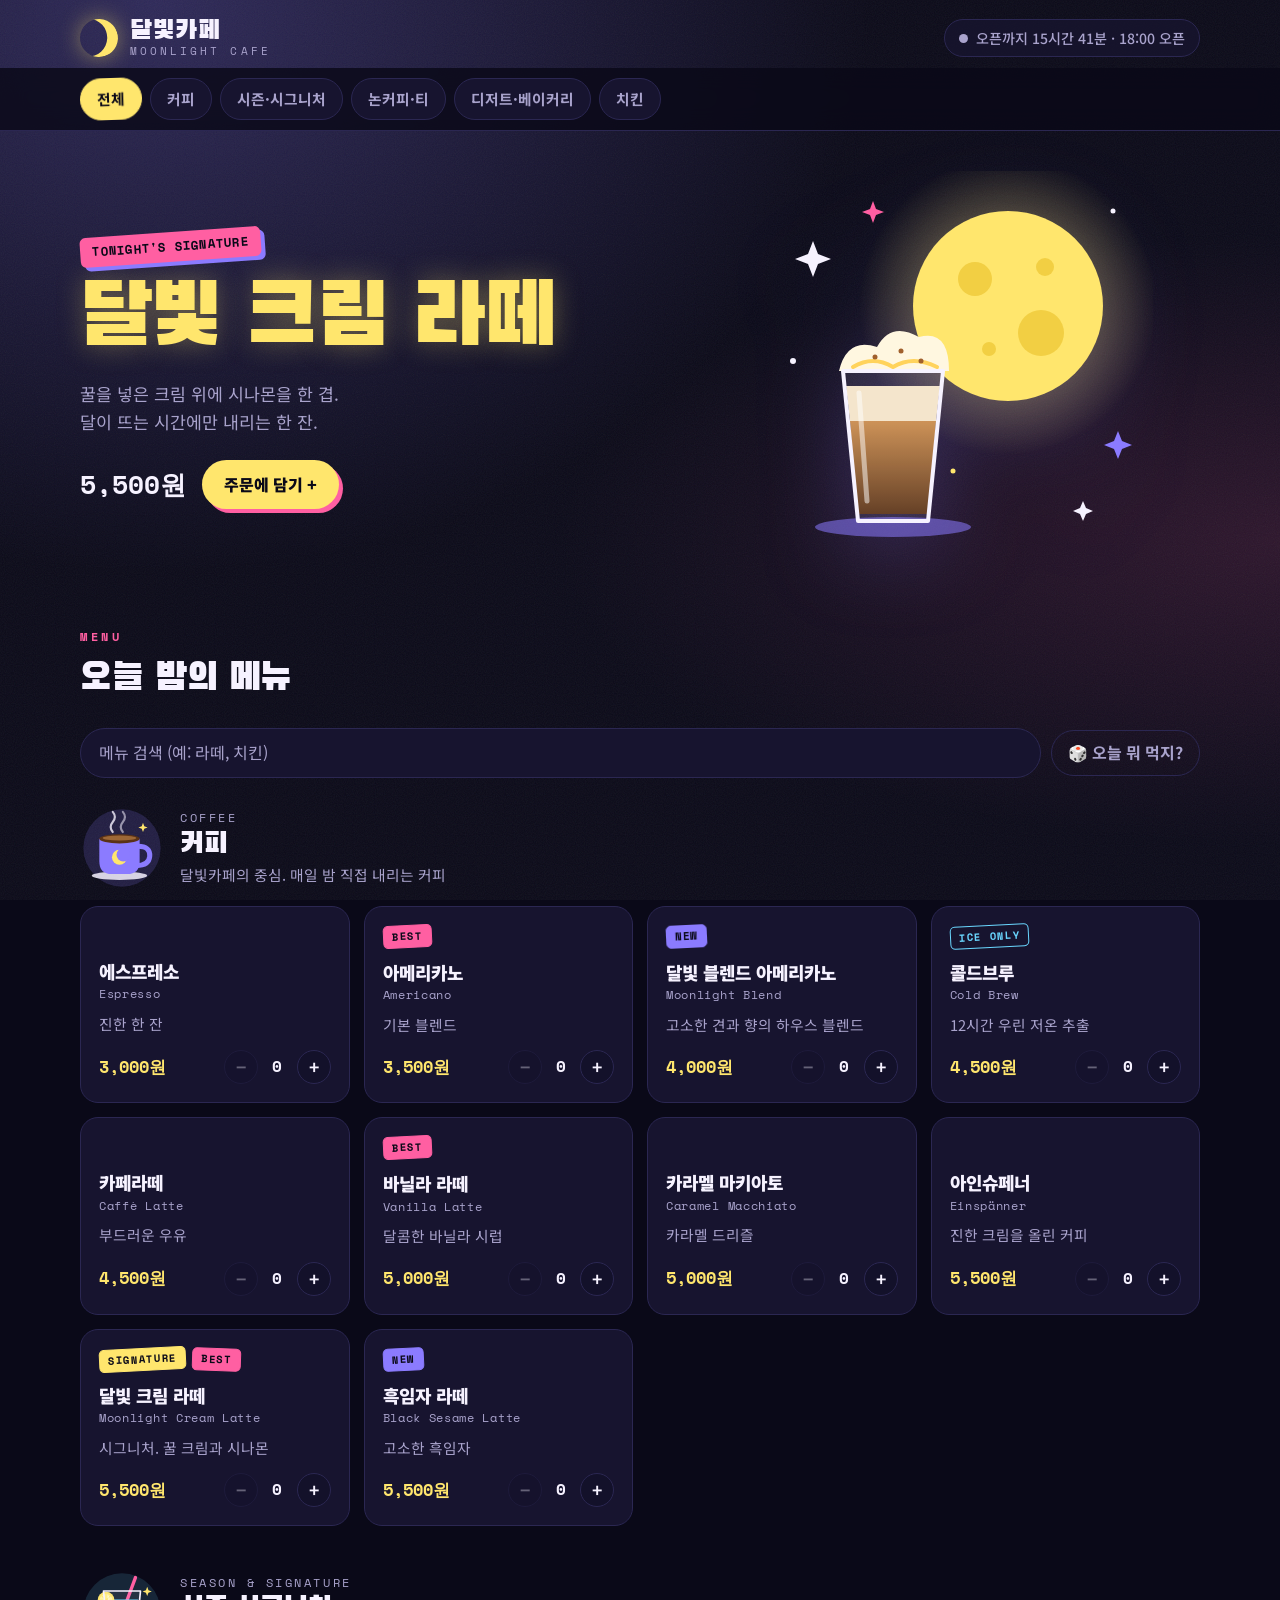
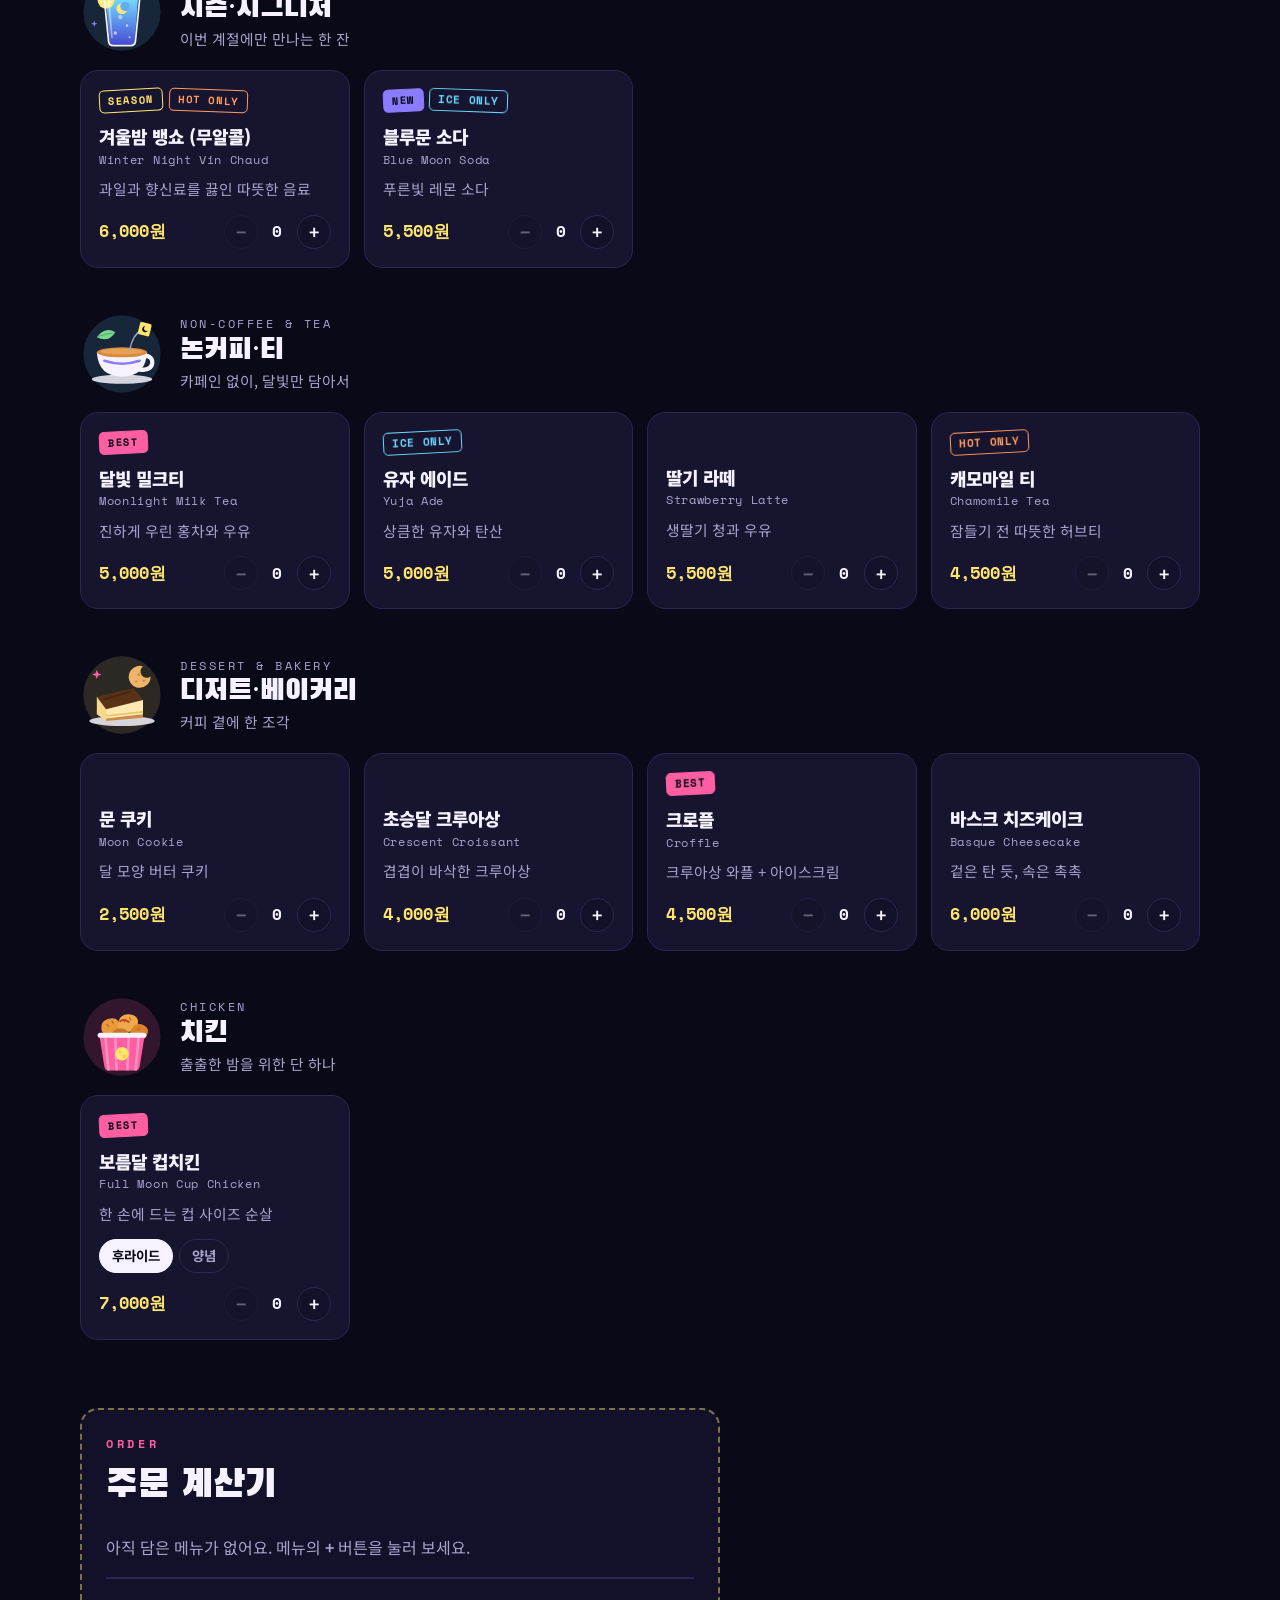
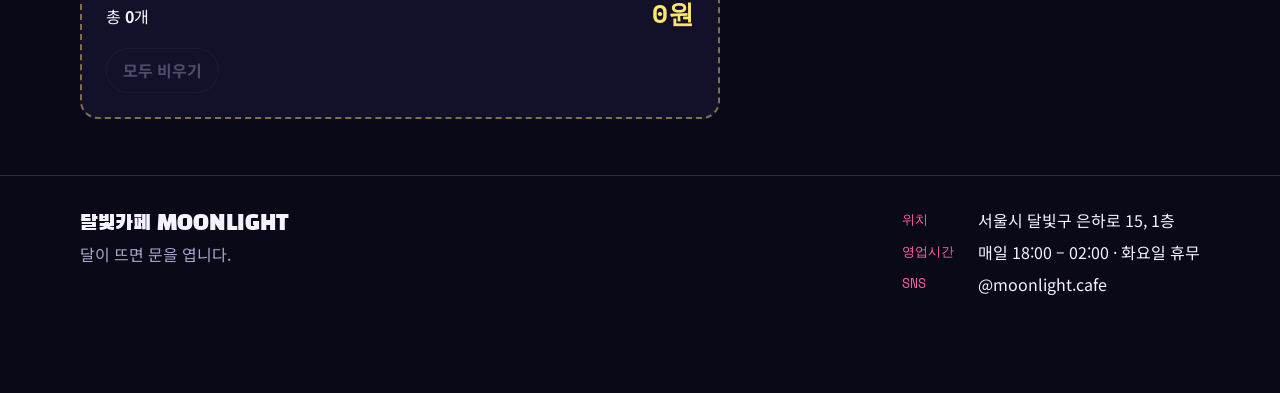
<file: index.html>
<!DOCTYPE html>
<html lang="ko">
<head>
  <meta charset="UTF-8">
  <meta name="viewport" content="width=device-width, initial-scale=1.0">
  <title>달빛카페 MOONLIGHT | 메뉴</title>
  <meta name="description" content="밤에 문을 여는 달빛카페의 메뉴판입니다. 커피, 논커피, 디저트, 시즌 메뉴와 보름달 컵치킨.">
  <meta name="theme-color" content="#0a0918">
  <link rel="icon" href="data:image/svg+xml,<svg xmlns='http://www.w3.org/2000/svg' viewBox='0 0 100 100'><text y='.9em' font-size='90'>🌙</text></svg>">
  <link rel="preconnect" href="https://fonts.googleapis.com">
  <link rel="preconnect" href="https://fonts.gstatic.com" crossorigin>
  <link rel="stylesheet" href="https://fonts.googleapis.com/css2?family=Black+Han+Sans&family=Noto+Sans+KR:wght@400;500;700;900&family=Space+Mono:wght@400;700&display=swap">
  <link rel="stylesheet" href="style.css">
  <script src="script.js" defer></script>
</head>
<body id="top">
  <a class="skip-link" href="#menu">메뉴 바로가기</a>

  <!-- 헤더: 로고 + 영업 상태 -->
  <header class="site-header">
    <div class="container header-inner">
      <a class="brand" href="#top" aria-label="달빛카페 처음으로">
        <span class="brand-moon" aria-hidden="true"></span>
        <div class="brand-text">
          <h1 class="brand-name">달빛카페</h1>
          <small>MOONLIGHT CAFE</small>
        </div>
      </a>
      <p class="status" id="open-status" aria-live="polite">
        <span class="status-dot" aria-hidden="true"></span>
        <span class="status-text">영업 정보를 확인하는 중…</span>
      </p>
    </div>
  </header>

  <!-- 카테고리 탭 (script.js가 버튼을 채움) -->
  <nav class="tabs" aria-label="메뉴 분류">
    <div class="container tabs-inner" id="tabs"></div>
  </nav>

  <main>
    <!-- 히어로: 오늘 밤의 시그니처 -->
    <section class="hero container" aria-labelledby="hero-title">
      <div class="hero-text">
        <p class="sticker">TONIGHT'S SIGNATURE</p>
        <h2 id="hero-title">달빛 크림 라떼</h2>
        <p class="hero-desc">꿀을 넣은 크림 위에 시나몬을 한 겹.<br>달이 뜨는 시간에만 내리는 한 잔.</p>
        <div class="hero-buy">
          <span class="hero-price">5,500원</span>
          <button type="button" class="btn-primary" data-action="plus" data-id="moon-cream-latte">주문에 담기 +</button>
        </div>
      </div>
      <img class="hero-img" src="images/hero.svg" width="400" height="400" alt="보름달 아래 달빛 크림 라떼 일러스트">
    </section>

    <!-- 메뉴 목록 (script.js가 채움) -->
    <section id="menu" class="menu container" aria-labelledby="menu-title">
      <div class="section-head">
        <p class="eyebrow">MENU</p>
        <h2 id="menu-title">오늘 밤의 메뉴</h2>
      </div>
      <!-- 메뉴 검색 + 랜덤 추천 -->
      <div class="menu-tools">
        <input class="search" type="search" id="menu-search" placeholder="메뉴 검색 (예: 라떼, 치킨)" aria-label="메뉴 검색" autocomplete="off">
        <button type="button" class="btn-ghost pick-btn" data-action="pick">🎲 오늘 뭐 먹지?</button>
        <div class="pick-result" id="pick-result" aria-live="polite" hidden></div>
      </div>
      <div id="menu-list"></div>
      <noscript>
        <p class="cart-empty">메뉴를 보려면 브라우저에서 JavaScript를 켜 주세요.</p>
      </noscript>
    </section>

    <!-- 주문 계산기 -->
    <section id="cart" class="cart container" aria-labelledby="cart-title">
      <div class="cart-box">
        <div class="section-head">
          <p class="eyebrow">ORDER</p>
          <h2 id="cart-title">주문 계산기</h2>
        </div>
        <p class="cart-empty" id="cart-empty">아직 담은 메뉴가 없어요. 메뉴의 <b>+</b> 버튼을 눌러 보세요.</p>
        <ul class="cart-list" id="cart-list"></ul>
        <div class="cart-total">
          <span>총 <b id="cart-count">0</b>개</span>
          <strong id="cart-total" aria-live="polite">0원</strong>
        </div>
        <button type="button" class="btn-ghost" id="cart-clear" data-action="clear" disabled>모두 비우기</button>
      </div>
    </section>
  </main>

  <!-- 화면 아래 고정 주문 바 -->
  <a class="cart-bar" id="cart-bar" href="#cart" hidden>
    <span>🌙 <b id="bar-count">0</b>개 담음</span>
    <strong id="bar-total">0원</strong>
  </a>

  <footer class="site-footer">
    <div class="container footer-inner">
      <div>
        <p class="footer-brand">달빛카페 MOONLIGHT</p>
        <p>달이 뜨면 문을 엽니다.</p>
      </div>
      <dl class="info">
        <div><dt>위치</dt><dd>서울시 달빛구 은하로 15, 1층</dd></div>
        <div><dt>영업시간</dt><dd>매일 18:00 – 02:00 · 화요일 휴무</dd></div>
        <div><dt>SNS</dt><dd>@moonlight.cafe</dd></div>
      </dl>
    </div>
  </footer>
</body>
</html>
</file>
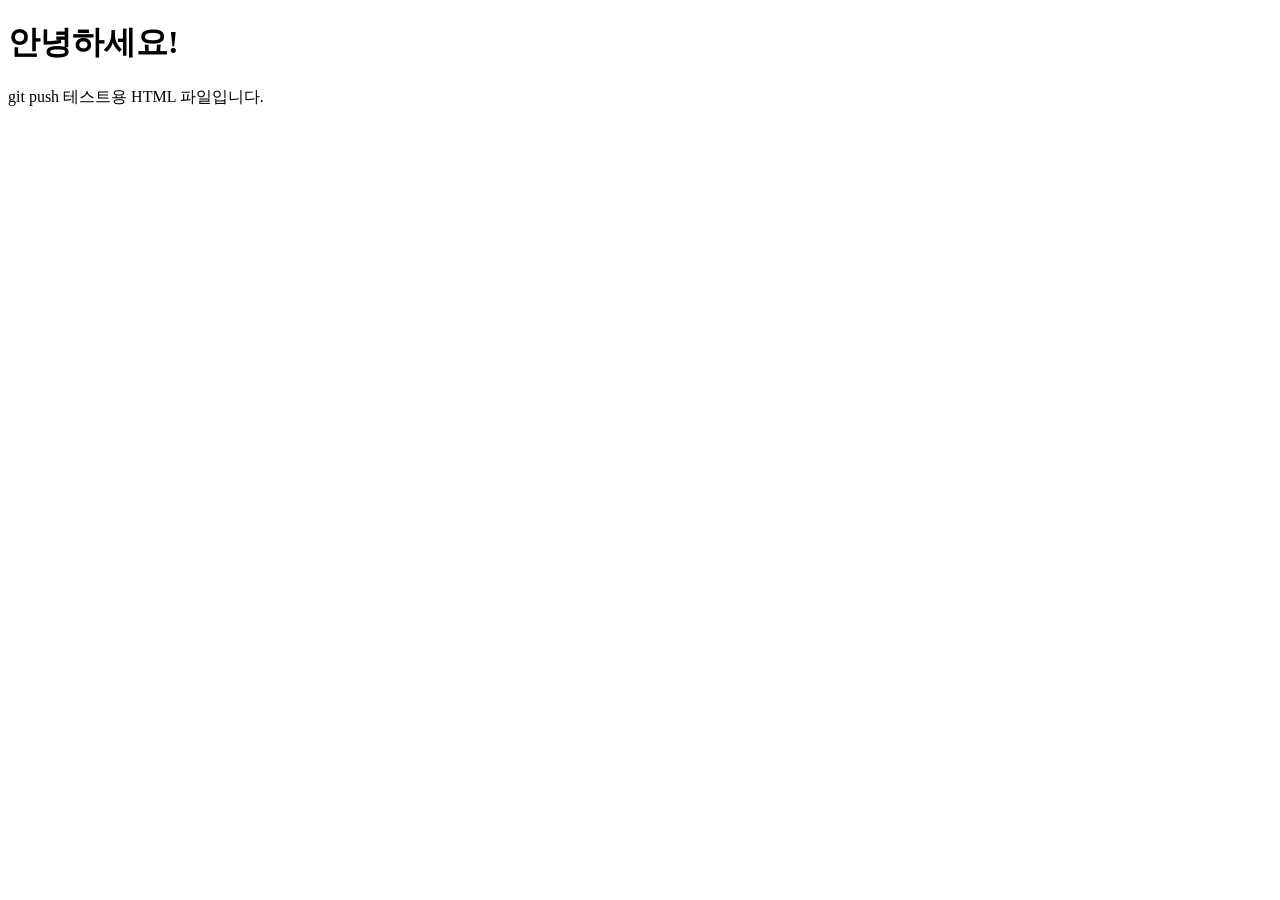
<file: test.html>
<!DOCTYPE html>
<html lang="ko">
<head>
  <meta charset="UTF-8">
  <meta name="viewport" content="width=device-width, initial-scale=1.0">
  <title>테스트 페이지</title>
</head>
<body>
  <h1>안녕하세요!</h1>
  <p>git push 테스트용 HTML 파일입니다.</p>
</body>
</html>
</file>
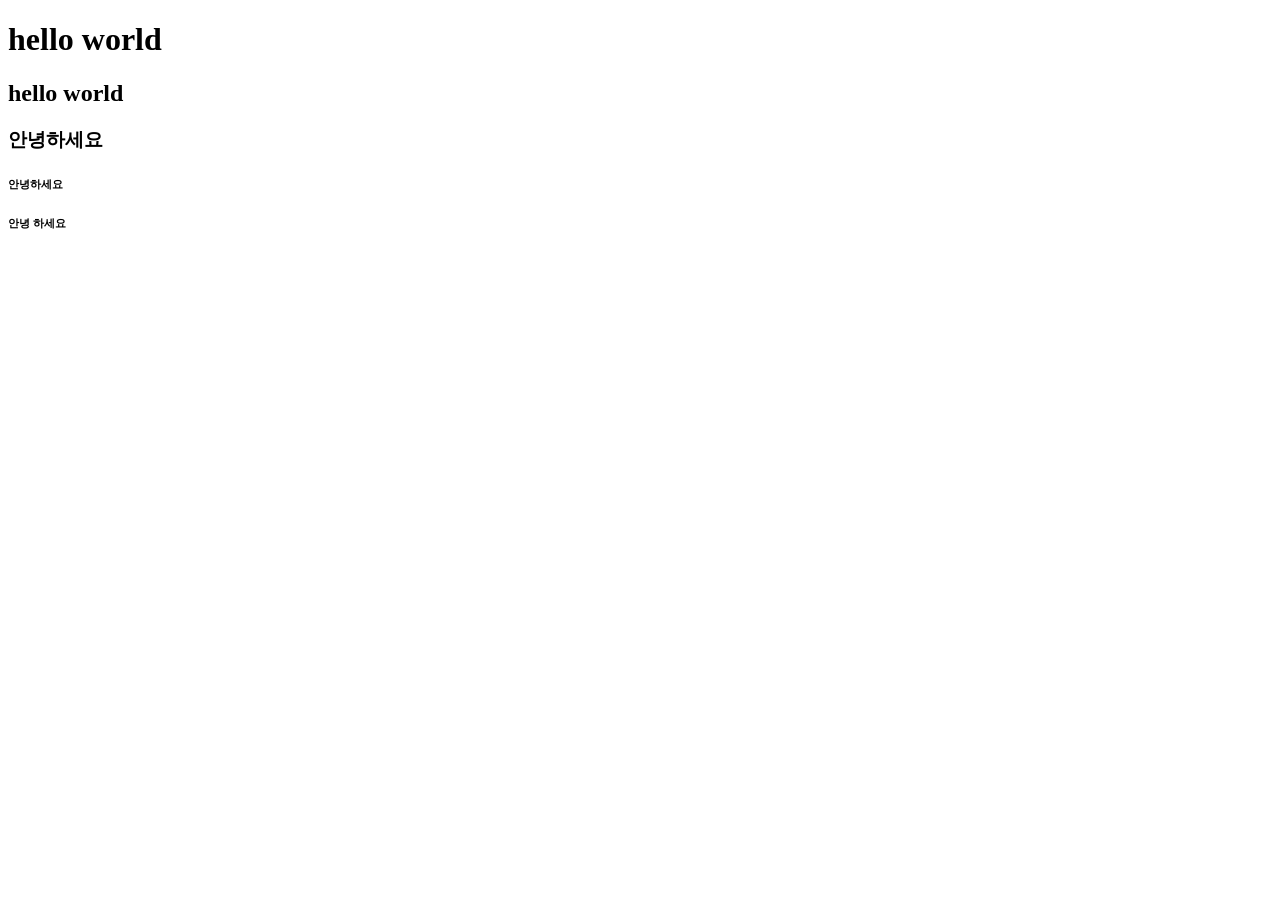
<file: weekly/week-2.html>
<!DOCTYPE html>
<html lang="ko">
<head>
    <meta charset="UTF-8">
    <title>2주차</title>
</head>
<body>

    <h1>hello world</h1>

    <h2>hello world</h2>

    <h3>안녕하세요</h3>

    <h6>안녕하세요</h6>

    <h6>안녕 하세요</h6>

</body>
</html>
</file>
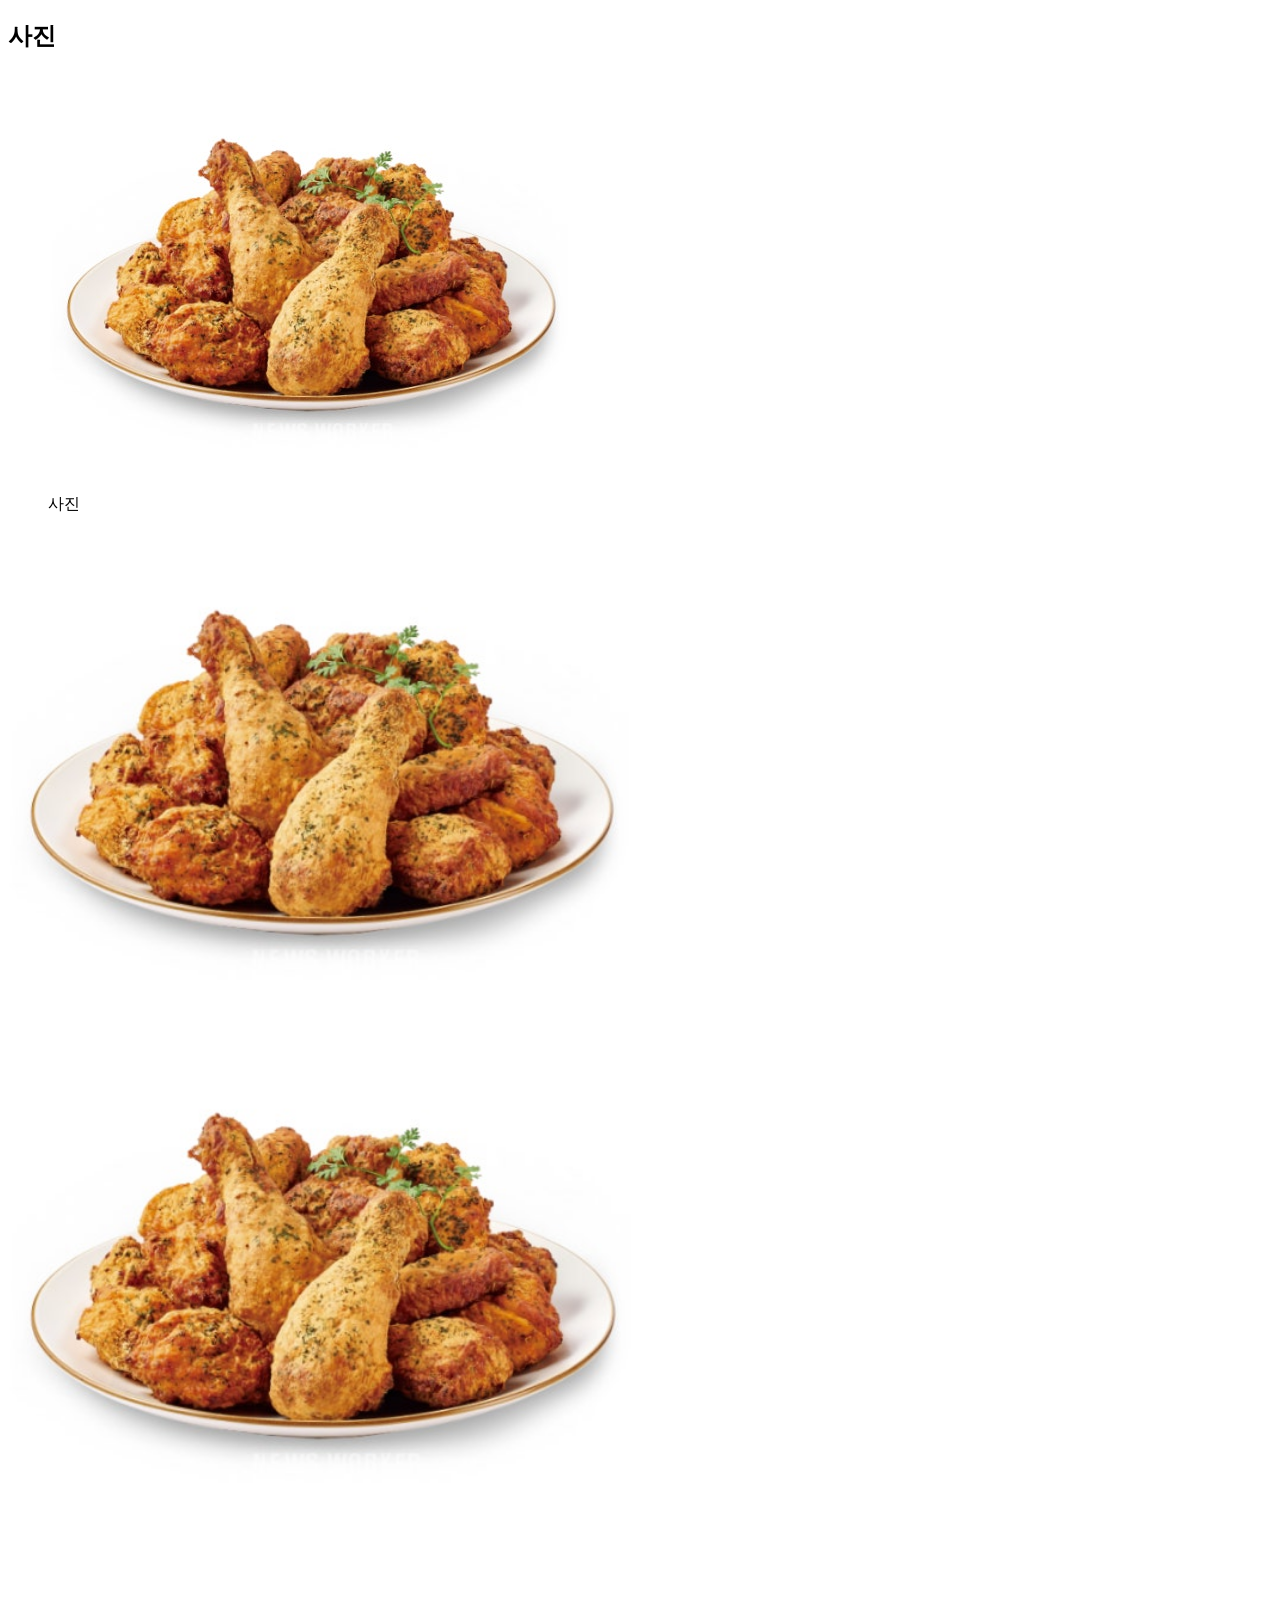
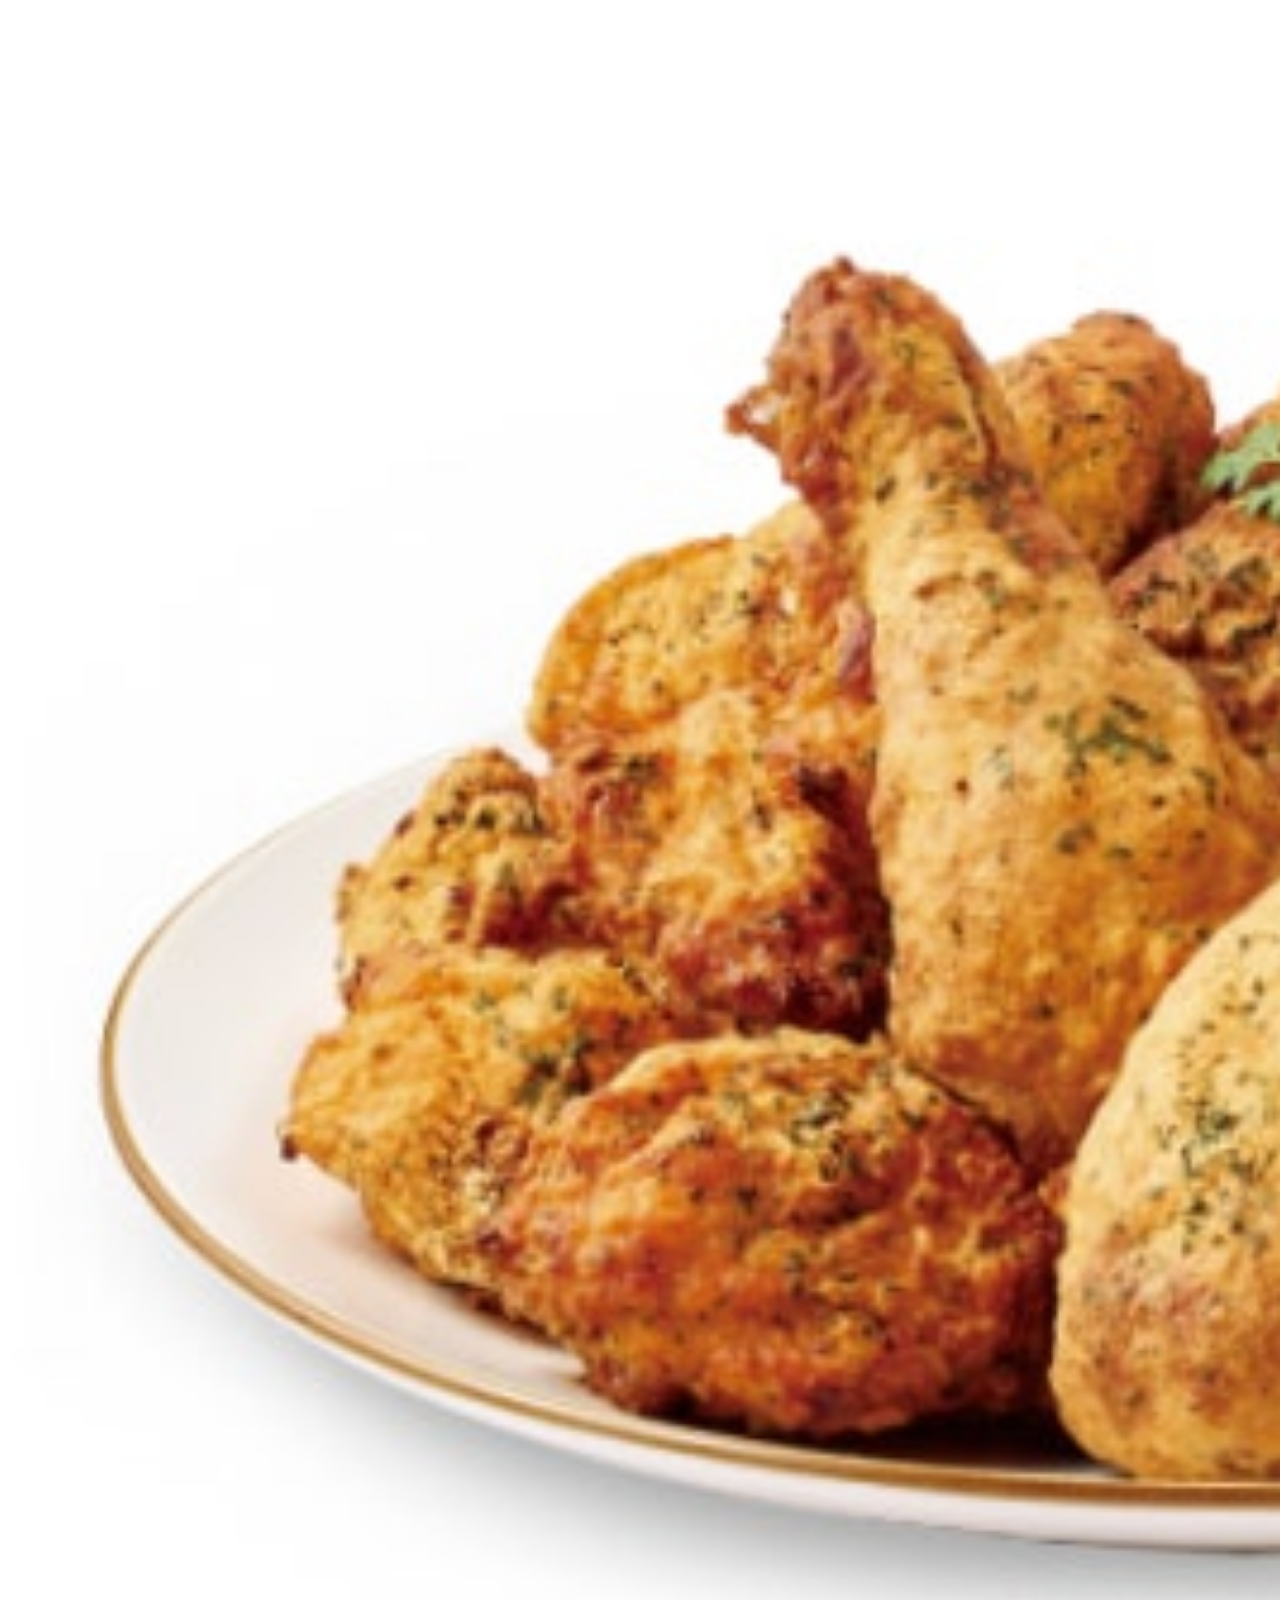
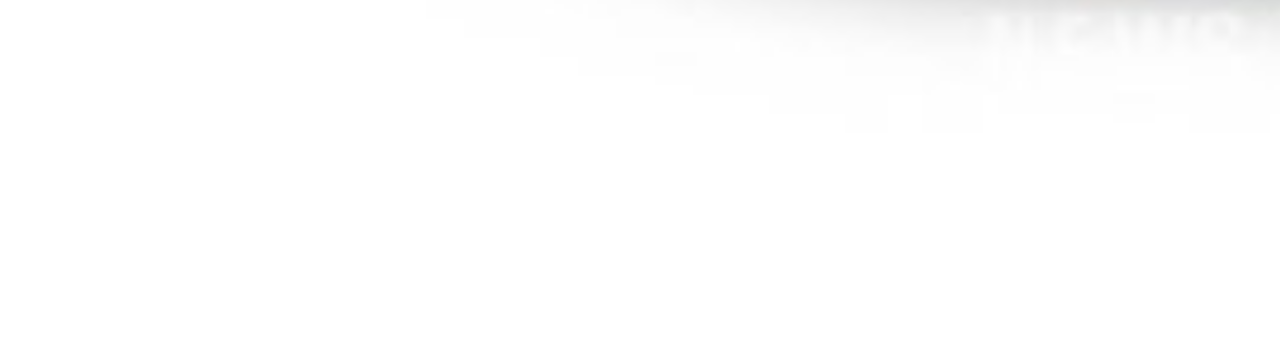
<file: weekly/week-3.html>
<!DOCTYPE html>
<html>
    <head>
        <meta charset="UTF-8">
    </head>
    <body>
        <h2>사진</h2>
        <figure>
             <img src = "image1.jpg " alt="사진이 있어야 했는데..."><br>
             <figcaption> 사진</figcaption>
        </figure>
        <img src = "image1.jpg " width="50%">
        <img src = "image1.jpg " height="500px">
        <img src = "image1.jpg " width="200%" height="500%">
</file>
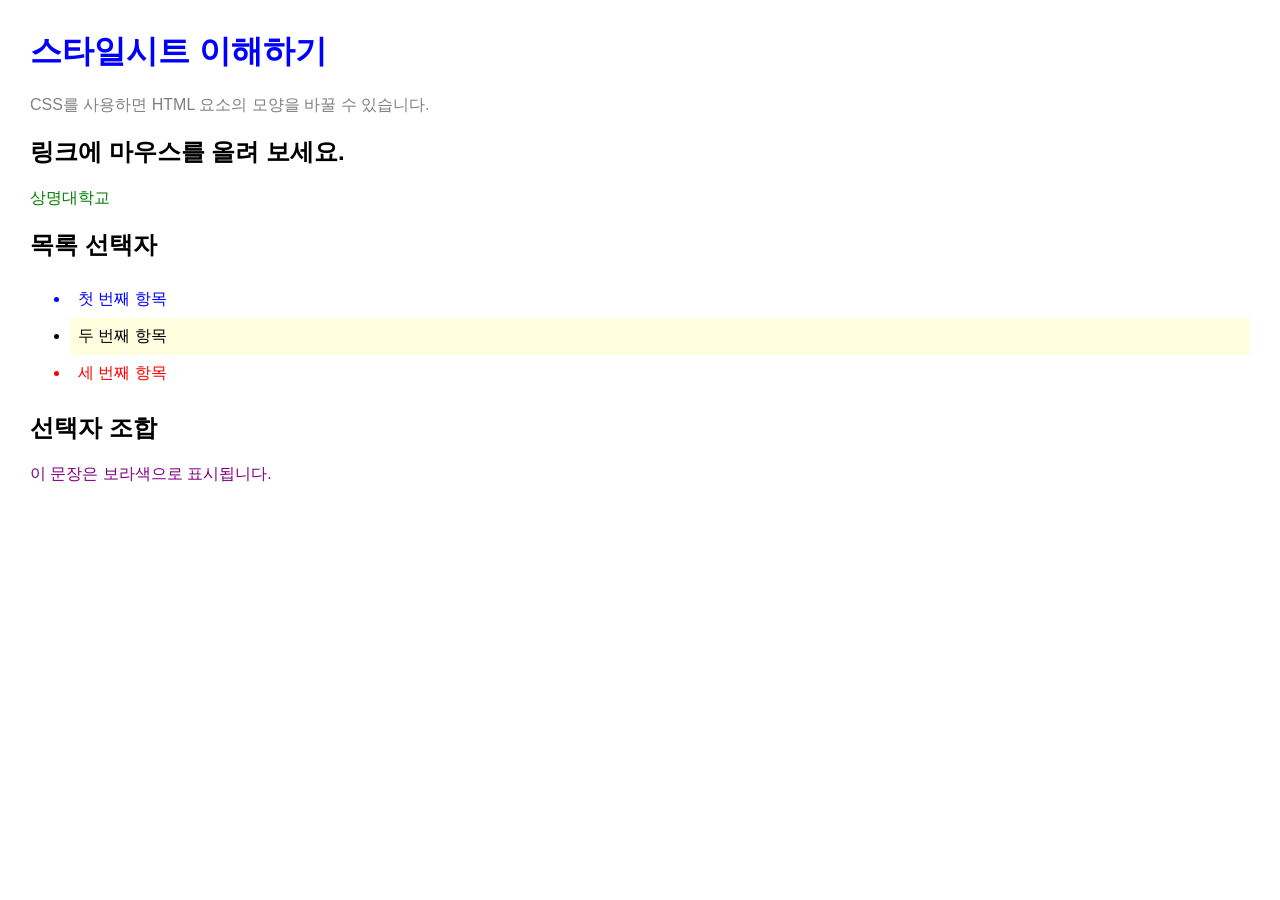
<file: weekly/week-5.html>
<!DOCTYPE html>
<html lang="ko">
<head>
    <meta charset="UTF-8">
    <title>스타일시트 이해하기</title>

    <style>
        body {
            font-family: Arial, sans-serif;
            margin: 30px;
        }

        h1 {
            color: blue;
        }

        p {
            color: gray;
        }

        a {
            color: green;
            text-decoration: none;
        }

        a:hover {
            color: red;
            text-decoration: underline;
        }

        ul li {
            padding: 8px;
        }

        ul li:first-child {
            color: blue;
        }

        ul li:last-child {
            color: red;
        }

        ul li:nth-child(2) {
            background-color: lightyellow;
        }

        .box p {
            color: purple;
        }
    </style>
</head>
<body>

    <h1>스타일시트 이해하기</h1>

    <p>CSS를 사용하면 HTML 요소의 모양을 바꿀 수 있습니다.</p>

    <h2>링크에 마우스를 올려 보세요.</h2>
    <a href="https://www.smu.ac.kr">상명대학교</a>

    <h2>목록 선택자</h2>
    <ul>
        <li>첫 번째 항목</li>
        <li>두 번째 항목</li>
        <li>세 번째 항목</li>
    </ul>

    <h2>선택자 조합</h2>
    <div class="box">
        <p>이 문장은 보라색으로 표시됩니다.</p>
    </div>

</body>
</html>
</file>
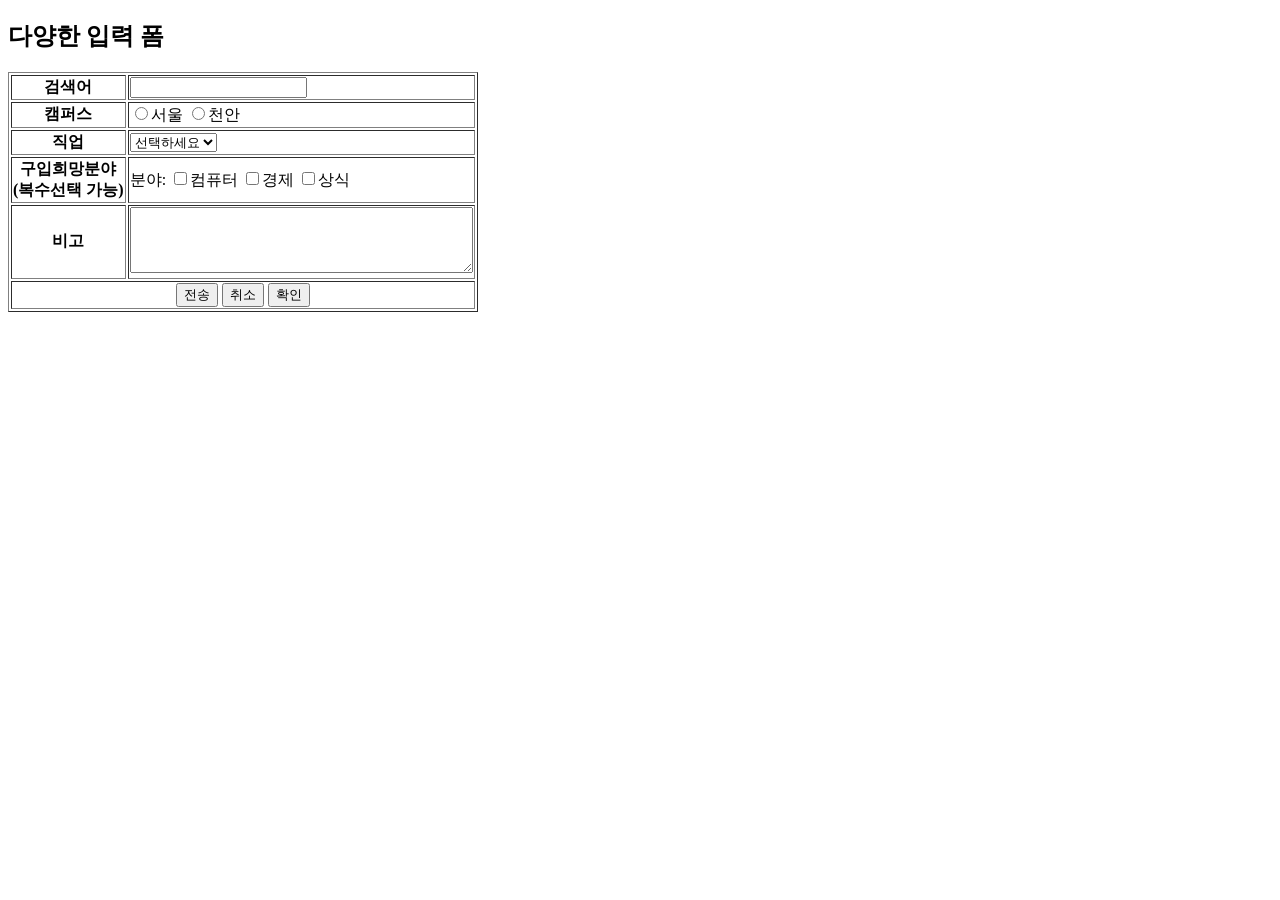
<file: weekly/week-7.html>
<!DOCTYPE html>
<html lang="ko">
<head>
    <meta charset="UTF-8">
    <title>다양한 입력 폼</title>
</head>
<body>

<h2>다양한 입력 폼</h2>

<form>
    <table border="1">
        <tr>
            <th>검색어</th>
            <td>
                <input type="text" name="search">
            </td>
        </tr>

        <tr>
            <th>캠퍼스</th>
            <td>
                <input type="radio" name="campus" value="서울">서울
                <input type="radio" name="campus" value="천안">천안
            </td>
        </tr>

        <tr>
            <th>직업</th>
            <td>
                <select name="job">
                    <option value="">선택하세요</option>
                    <option value="학생">학생</option>
                    <option value="회사원">회사원</option>
                    <option value="교수">교수</option>
                    <option value="기타">기타</option>
                </select>
            </td>
        </tr>

        <tr>
            <th>구입희망분야<br>(복수선택 가능)</th>
            <td>
                분야:
                <input type="checkbox" name="field" value="컴퓨터">컴퓨터
                <input type="checkbox" name="field" value="경제">경제
                <input type="checkbox" name="field" value="상식">상식
            </td>
        </tr>

        <tr>
            <th>비고</th>
            <td>
                <textarea name="memo" rows="4" cols="40"></textarea>
            </td>
        </tr>

        <tr>
            <td colspan="2" align="center">
                <input type="submit" value="전송">
                <input type="reset" value="취소">
                <input type="button" value="확인">
            </td>
        </tr>
    </table>
</form>

</body>
</html>
</file>
<file: style.css>
@charset "UTF-8";

/* ===== 달빛카페 · 힙한 달빛 테마 ===== */
:root {
  --bg: #0a0918;
  --bg-2: #13112a;
  --card: #17142f;
  --card-hover: #1d1940;
  --line: #2b2752;
  --ink: #f6f2ff;
  --muted: #a9a3cc;
  --moon: #ffe66d;
  --moon-deep: #f2cf43;
  --pink: #ff5fa2;
  --violet: #8b7bff;
  --sky: #6ad7ff;
  --radius: 18px;
  --font-display: "Black Han Sans", "Noto Sans KR", sans-serif;
  --font-body: "Noto Sans KR", "Malgun Gothic", sans-serif;
  --font-mono: "Space Mono", Consolas, monospace;
}

* { box-sizing: border-box; }
html { scroll-behavior: smooth; scroll-padding-top: 72px; }

body {
  margin: 0;
  color: var(--ink);
  font-family: var(--font-body);
  line-height: 1.6;
  background-color: var(--bg);
  /* 노이즈 질감 + 보라·핑크 달빛 번짐 */
  background-image:
    url("data:image/svg+xml,%3Csvg xmlns='http://www.w3.org/2000/svg' width='160' height='160'%3E%3Cfilter id='n'%3E%3CfeTurbulence type='fractalNoise' baseFrequency='.9' numOctaves='2' stitchTiles='stitch'/%3E%3C/filter%3E%3Crect width='100%25' height='100%25' filter='url(%23n)' opacity='.07'/%3E%3C/svg%3E"),
    radial-gradient(ellipse at 12% 0%, rgba(139, 123, 255, .28), transparent 45%),
    radial-gradient(ellipse at 100% 60%, rgba(255, 95, 162, .14), transparent 40%);
  background-attachment: fixed;
}

img { max-width: 100%; height: auto; display: block; }
a { color: inherit; }
button { font: inherit; color: inherit; cursor: pointer; }
h1, h2, h3, h4, p { margin-top: 0; }

.container { width: min(1120px, calc(100% - 32px)); margin-inline: auto; }

.skip-link {
  position: absolute; left: 12px; top: -60px; z-index: 50;
  padding: 10px 14px; background: var(--moon); color: var(--bg);
  font-weight: 700; border-radius: 8px;
}
.skip-link:focus { top: 12px; }

:focus-visible { outline: 3px solid var(--moon); outline-offset: 3px; }

/* ===== 헤더 ===== */
.site-header { padding: 18px 0 10px; }
.header-inner { display: flex; align-items: center; justify-content: space-between; gap: 16px; flex-wrap: wrap; }

.brand { display: flex; align-items: center; gap: 12px; text-decoration: none; }
.brand-moon {
  width: 38px; height: 38px; border-radius: 50%;
  /* 초승달: 안쪽 그림자로 깎아냄 */
  box-shadow: inset -10px -4px 0 0 var(--moon), 0 0 22px rgba(255, 230, 109, .45);
  transform: rotate(-20deg);
}
.brand-text { display: flex; flex-direction: column; line-height: 1.1; }
.brand-name { margin: 0; font-family: var(--font-display); font-size: 1.6rem; font-weight: 400; line-height: 1.1; letter-spacing: .02em; }
.brand-text small { font-family: var(--font-mono); font-size: .68rem; color: var(--muted); letter-spacing: .28em; }

.status {
  display: inline-flex; align-items: center; gap: 8px; margin: 0;
  padding: 7px 14px; border-radius: 999px;
  border: 1px solid var(--line); background: rgba(23, 20, 47, .8);
  font-size: .88rem; font-weight: 500; color: var(--muted);
}
.status-dot { width: 9px; height: 9px; border-radius: 50%; background: var(--muted); }
.status.is-open { color: var(--moon); border-color: rgba(255, 230, 109, .45); }
.status.is-open .status-dot { background: var(--moon); box-shadow: 0 0 0 0 rgba(255, 230, 109, .7); animation: pulse 2s infinite; }
@keyframes pulse {
  0% { box-shadow: 0 0 0 0 rgba(255, 230, 109, .7); }
  70% { box-shadow: 0 0 0 9px rgba(255, 230, 109, 0); }
  100% { box-shadow: 0 0 0 0 rgba(255, 230, 109, 0); }
}

/* ===== 카테고리 탭 ===== */
.tabs {
  position: sticky; top: 0; z-index: 20;
  background: rgba(10, 9, 24, .82);
  backdrop-filter: blur(12px); -webkit-backdrop-filter: blur(12px);
  border-bottom: 1px solid var(--line);
}
.tabs-inner { display: flex; gap: 8px; padding: 10px 0; overflow-x: auto; scrollbar-width: none; }
.tabs-inner::-webkit-scrollbar { display: none; }
.tab {
  flex: none; padding: 8px 16px; border-radius: 999px;
  border: 1px solid var(--line); background: var(--card);
  font-size: .92rem; font-weight: 700; color: var(--muted);
  transition: background .15s, color .15s, border-color .15s, transform .15s;
}
.tab:hover { color: var(--ink); border-color: var(--violet); }
.tab.is-active { background: var(--moon); color: var(--bg); border-color: var(--moon); transform: rotate(-2deg); }

/* ===== 히어로 ===== */
.hero {
  display: grid; grid-template-columns: 1.1fr .9fr; align-items: center; gap: 24px;
  padding: 40px 0 24px;
}
.sticker {
  display: inline-block; margin-bottom: 14px;
  padding: 5px 12px; border-radius: 6px;
  background: var(--pink); color: var(--bg);
  font-family: var(--font-mono); font-size: .78rem; font-weight: 700; letter-spacing: .1em;
  transform: rotate(-4deg);
  box-shadow: 4px 4px 0 var(--violet);
}
.hero h2 {
  font-family: var(--font-display); font-weight: 400;
  font-size: clamp(2.8rem, 8vw, 5.4rem); line-height: 1.02; letter-spacing: -.01em;
  margin-bottom: 16px;
  color: var(--moon);
  text-shadow: 0 0 28px rgba(255, 230, 109, .35);
}
.hero-desc { font-size: 1.08rem; color: var(--muted); margin-bottom: 24px; }
.hero-buy { display: flex; align-items: center; gap: 16px; flex-wrap: wrap; }
.hero-price { font-family: var(--font-mono); font-size: 1.6rem; font-weight: 700; }
.hero-img { width: 100%; max-width: 400px; justify-self: center; filter: drop-shadow(0 20px 40px rgba(139, 123, 255, .25)); }

.btn-primary {
  padding: 12px 22px; border: 0; border-radius: 999px;
  background: var(--moon); color: var(--bg);
  font-weight: 900; font-size: 1rem;
  box-shadow: 4px 4px 0 var(--pink);
  transition: transform .15s, box-shadow .15s;
}
.btn-primary:hover { transform: translate(-2px, -2px); box-shadow: 6px 6px 0 var(--pink); }
.btn-primary:active { transform: translate(2px, 2px); box-shadow: 1px 1px 0 var(--pink); }

.btn-ghost {
  margin-top: 14px; padding: 9px 16px; border-radius: 999px;
  border: 1px solid var(--line); background: transparent; color: var(--muted); font-weight: 700;
}
.btn-ghost:hover:not(:disabled) { color: var(--ink); border-color: var(--pink); }
.btn-ghost:disabled { opacity: .4; cursor: default; }

/* ===== 섹션 공통 ===== */
.section-head { margin-bottom: 18px; }
.eyebrow { margin: 0 0 2px; font-family: var(--font-mono); font-size: .78rem; font-weight: 700; color: var(--pink); letter-spacing: .3em; }
.section-head h2 { font-family: var(--font-display); font-weight: 400; font-size: clamp(1.8rem, 4vw, 2.4rem); margin: 0; }

/* ===== 메뉴 ===== */
.menu { padding: 32px 0 16px; }
.menu-group { margin-bottom: 44px; animation: rise .35s ease both; }
@keyframes rise { from { opacity: 0; transform: translateY(8px); } to { opacity: 1; transform: none; } }

/* 검색 + 랜덤 추천 */
.menu-tools { display: flex; flex-wrap: wrap; align-items: center; gap: 10px; margin-bottom: 28px; }
.search {
  flex: 1 1 240px; min-width: 0;
  padding: 11px 18px; border-radius: 999px;
  border: 1px solid var(--line); background: var(--card); color: var(--ink);
  font: inherit;
}
.search::placeholder { color: var(--muted); }
.search:focus { outline: none; border-color: var(--moon); box-shadow: 0 0 0 3px rgba(255, 230, 109, .25); }
.pick-btn { margin-top: 0; }
.pick-result {
  width: 100%; display: flex; flex-wrap: wrap; align-items: center; gap: 10px 14px;
  padding: 14px 18px; border-radius: var(--radius);
  background: var(--bg-2); border: 1px dashed rgba(255, 95, 162, .6);
  animation: rise .3s ease both;
}
.pick-result[hidden] { display: none; }
.pick-result b { color: var(--moon); }
.pick-add {
  padding: 6px 14px; border: 0; border-radius: 999px;
  background: var(--moon); color: var(--bg); font-weight: 900;
  box-shadow: 3px 3px 0 var(--pink);
}
.menu-empty { color: var(--muted); padding: 24px 0; }

.group-head { display: flex; align-items: center; gap: 16px; margin-bottom: 16px; }
.group-head img { width: 84px; height: 84px; flex: none; }
.group-en { margin: 0; font-family: var(--font-mono); font-size: .72rem; color: var(--muted); letter-spacing: .22em; }
.group-head h3 { font-family: var(--font-display); font-weight: 400; font-size: 1.8rem; line-height: 1.15; margin: 0; }
.group-note { margin: 2px 0 0; color: var(--muted); font-size: .92rem; }

.menu-grid {
  list-style: none; margin: 0; padding: 0;
  display: grid; grid-template-columns: repeat(auto-fill, minmax(250px, 1fr)); gap: 14px;
}
.menu-card {
  position: relative; display: flex; flex-direction: column;
  padding: 18px; border-radius: var(--radius);
  background: var(--card); border: 1px solid var(--line);
  transition: transform .15s, border-color .15s, background .15s, box-shadow .15s;
}
.menu-card:hover { transform: translateY(-3px); background: var(--card-hover); border-color: var(--violet); box-shadow: 0 10px 30px rgba(139, 123, 255, .15); }
.menu-card.in-cart { border-color: var(--moon); box-shadow: 0 0 0 1px var(--moon) inset; }

.badges { display: flex; flex-wrap: wrap; gap: 6px; min-height: 22px; margin-bottom: 10px; }
.badge {
  padding: 2px 8px; border-radius: 5px;
  font-family: var(--font-mono); font-size: .66rem; font-weight: 700; letter-spacing: .06em;
  border: 1px solid currentColor;
}
.badge:nth-child(odd) { transform: rotate(-3deg); }
.badge:nth-child(even) { transform: rotate(2deg); }
.badge-signature { background: var(--moon); color: var(--bg); border-color: var(--moon); }
.badge-best { background: var(--pink); color: var(--bg); border-color: var(--pink); }
.badge-new { background: var(--violet); color: var(--bg); border-color: var(--violet); }
.badge-ice { color: var(--sky); }
.badge-hot { color: #ff9b5c; }
.badge-season { color: var(--moon); }

.menu-name { font-size: 1.12rem; font-weight: 900; margin: 0; }
.menu-en { margin: 0 0 8px; font-family: var(--font-mono); font-size: .72rem; color: var(--muted); letter-spacing: .06em; }
.menu-desc { color: var(--muted); font-size: .92rem; margin-bottom: 14px; }

.options { display: flex; gap: 6px; margin-bottom: 14px; }
.option {
  padding: 5px 12px; border-radius: 999px; font-size: .84rem; font-weight: 700;
  border: 1px solid var(--line); background: transparent; color: var(--muted);
}
.option.is-on { background: var(--ink); color: var(--bg); border-color: var(--ink); }

.card-bottom { margin-top: auto; display: flex; align-items: center; justify-content: space-between; gap: 10px; }
.price { font-family: var(--font-mono); font-weight: 700; font-size: 1.05rem; color: var(--moon); }

.qty { display: flex; align-items: center; gap: 8px; }
.qty-btn {
  width: 34px; height: 34px; border-radius: 50%;
  border: 1px solid var(--line); background: var(--bg-2);
  font-size: 1.1rem; font-weight: 700; line-height: 1;
  transition: background .15s, border-color .15s;
}
.qty-btn:hover:not(:disabled) { border-color: var(--moon); background: rgba(255, 230, 109, .12); }
.qty-btn:disabled { opacity: .35; cursor: default; }
.qty-num { min-width: 1.4em; text-align: center; font-family: var(--font-mono); font-weight: 700; }

/* ===== 주문 계산기 ===== */
.cart { padding: 8px 0 56px; }
.cart-box {
  max-width: 640px; padding: 24px; border-radius: var(--radius);
  background: var(--bg-2); border: 2px dashed rgba(255, 230, 109, .45);
}
.cart-empty { color: var(--muted); margin-bottom: 0; }
.cart-list { list-style: none; margin: 0; padding: 0; }
.cart-item {
  display: grid; grid-template-columns: 1fr auto auto; align-items: center; gap: 12px;
  padding: 10px 0; border-bottom: 1px dashed var(--line);
}
.cart-item small { color: var(--muted); }
.cart-item .sub { font-family: var(--font-mono); font-weight: 700; }
.cart-remove {
  width: 28px; height: 28px; border-radius: 50%;
  border: 1px solid var(--line); background: transparent; color: var(--muted);
}
.cart-remove:hover { color: var(--pink); border-color: var(--pink); }
.cart-total {
  display: flex; align-items: baseline; justify-content: space-between; gap: 12px;
  margin-top: 16px; padding-top: 14px; border-top: 2px solid var(--line);
}
.cart-total strong { font-family: var(--font-mono); font-size: 1.6rem; color: var(--moon); }

.cart-bar {
  position: fixed; left: 50%; bottom: 16px; z-index: 30;
  transform: translateX(-50%);
  display: flex; align-items: center; justify-content: space-between; gap: 18px;
  width: min(420px, calc(100% - 32px));
  padding: 12px 20px; border-radius: 999px;
  background: var(--moon); color: var(--bg); text-decoration: none; font-weight: 700;
  box-shadow: 4px 4px 0 var(--pink), 0 12px 30px rgba(0, 0, 0, .4);
}
.cart-bar[hidden] { display: none; }
.cart-bar strong { font-family: var(--font-mono); }

/* ===== 푸터 ===== */
.site-footer { padding: 32px 0 96px; border-top: 1px solid var(--line); background: rgba(10, 9, 24, .7); }
.footer-inner { display: flex; justify-content: space-between; gap: 24px; flex-wrap: wrap; }
.footer-inner p { margin: 0; color: var(--muted); }
.footer-brand { font-family: var(--font-display); font-size: 1.3rem; color: var(--ink) !important; }
.info { margin: 0; display: grid; gap: 6px; }
.info div { display: flex; gap: 12px; }
.info dt { min-width: 64px; font-family: var(--font-mono); font-size: .8rem; color: var(--pink); padding-top: 2px; }
.info dd { margin: 0; }
.footer-note { margin-top: 24px; font-size: .8rem; color: var(--muted); opacity: .7; }

/* ===== 반응형 ===== */
@media (max-width: 760px) {
  .hero { grid-template-columns: 1fr; padding-top: 20px; text-align: left; }
  .hero-img { order: -1; max-width: 240px; }
  .group-head img { width: 64px; height: 64px; }
  .group-head h3 { font-size: 1.5rem; }
  .cart-box { padding: 18px; }
}

@media (prefers-reduced-motion: reduce) {
  html { scroll-behavior: auto; }
  *, *::before, *::after { animation: none !important; transition: none !important; }
}
</file>
